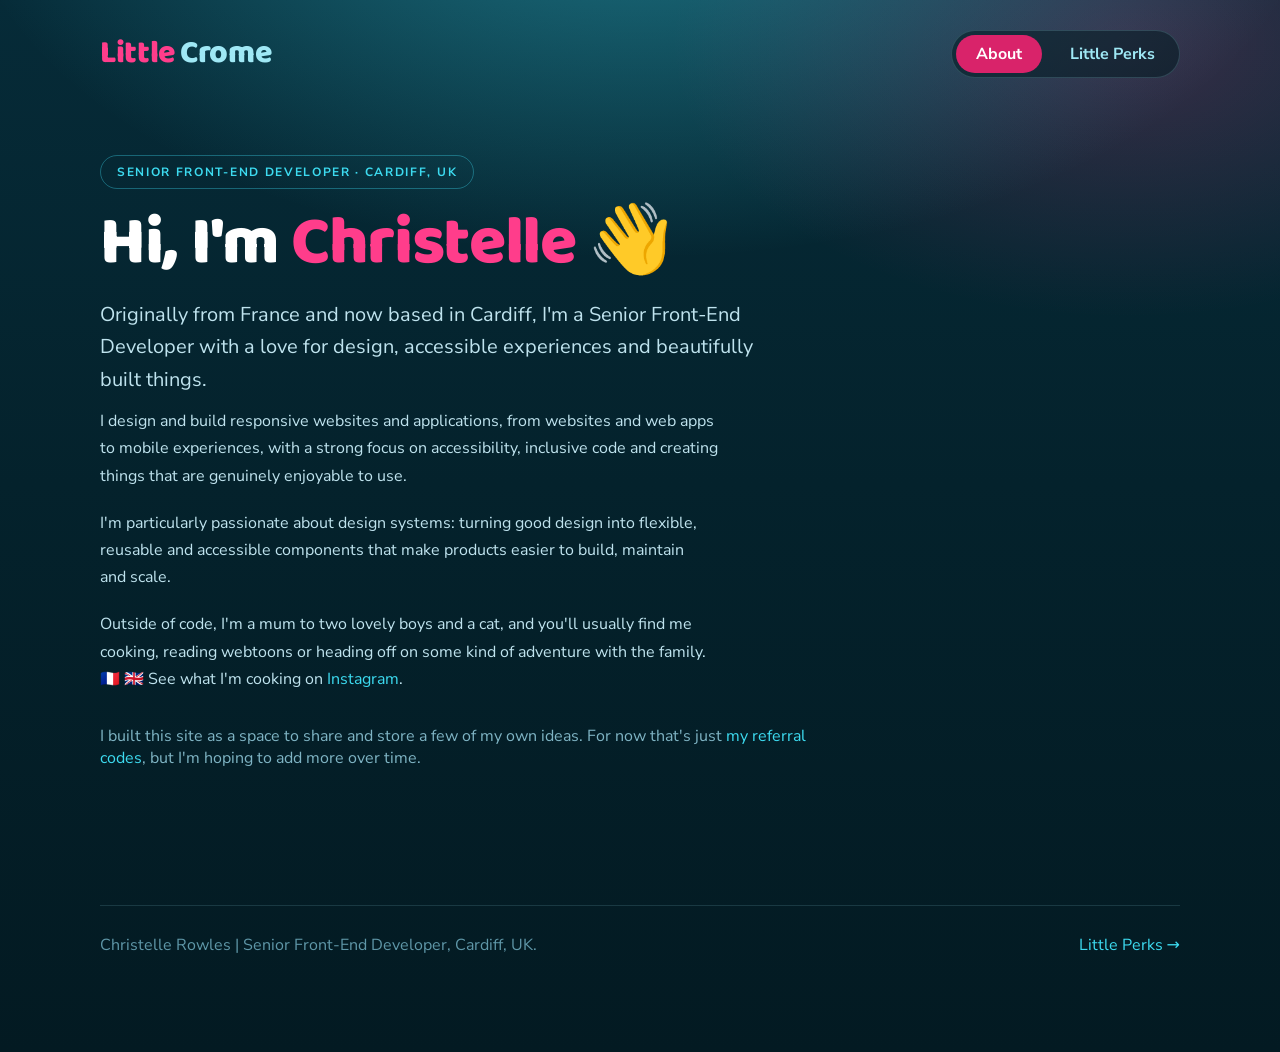
<file: index.html>
<!DOCTYPE html>
<html lang="en">
<head>
<meta charset="utf-8">
<meta name="viewport" content="width=device-width, initial-scale=1">
<meta name="theme-color" content="#04222c">
<title>Christelle Rowles — Senior Front-End Developer, Cardiff</title>
<meta name="description" content="Christelle Rowles is a Senior Front-End Developer based in Cardiff, UK, originally from France. Focused on accessibility, design systems and building well-crafted, enjoyable web experiences.">
<meta name="robots" content="index,follow,max-snippet:-1">
<meta property="og:type" content="website">
<meta property="og:title" content="Christelle Rowles — Senior Front-End Developer, Cardiff">
<meta property="og:description" content="Senior Front-End Developer based in Cardiff, UK. I build accessible, well-crafted websites, apps and design systems.">
<meta name="twitter:card" content="summary_large_image">
<link rel="canonical" href="https://littlecrome.github.io/">
<link rel="preconnect" href="https://fonts.googleapis.com">
<link rel="preconnect" href="https://fonts.gstatic.com" crossorigin>
<link href="https://fonts.googleapis.com/css2?family=Baloo+2:wght@600;700;800&family=Nunito+Sans:ital,opsz,wght@0,6..12,400;0,6..12,600;0,6..12,700;1,6..12,400&display=swap" rel="stylesheet">
<link rel="stylesheet" href="./styles.css">
<script type="application/ld+json">
{"@context":"https://schema.org","@graph":[
{"@type":"WebSite","@id":"https://littlecrome.github.io/#website","name":"Christelle Rowles","url":"https://littlecrome.github.io/"},
{"@type":"Person","@id":"https://littlecrome.github.io/#person","name":"Christelle Rowles","jobTitle":"Senior Front-End Developer","address":{"@type":"PostalAddress","addressLocality":"Cardiff","addressCountry":"GB"},"description":"Senior Front-End Developer based in Cardiff, UK, originally from France. Focused on accessibility, design systems and building well-crafted, enjoyable web experiences."},
{"@type":"WebPage","@id":"https://littlecrome.github.io/#webpage","url":"https://littlecrome.github.io/","name":"Christelle Rowles — Senior Front-End Developer, Cardiff","isPartOf":{"@id":"https://littlecrome.github.io/#website"},"about":{"@id":"https://littlecrome.github.io/#person"}}
]}
</script>
</head>
<body>
<div class="page">

  <header class="site-header">
    <a href="./" class="logo">
      <span class="logo__part logo__part--pink">Little</span><span class="logo__part logo__part--cyan">Crome</span>
    </a>
    <nav aria-label="Main" class="site-nav">
      <a href="./" class="site-nav__link site-nav__link--active">About</a>
      <a href="./perks.html" class="site-nav__link">Little Perks</a>
    </nav>
  </header>

  <main id="top" class="main">
    <section class="hero">
      <p class="hero__badge">Senior Front-End Developer · Cardiff, UK</p>
      <h1 class="hero__title">
        Hi, I'm <span class="hero__highlight">Christelle</span> 👋
      </h1>
      <p class="hero__lead">
        Originally from France and now based in Cardiff, I'm a Senior Front-End Developer with a love for design, accessible experiences and beautifully built things.
      </p>
      <p class="about__paragraph">I design and build responsive websites and applications, from websites and web apps to mobile experiences, with a strong focus on accessibility, inclusive code and creating things that are genuinely enjoyable to use.</p>
      <p class="about__paragraph">I'm particularly passionate about design systems: turning good design into flexible, reusable and accessible components that make products easier to build, maintain and scale.</p>
      <p class="about__paragraph">Outside of code, I'm a mum to two lovely boys and a cat, and you'll usually find me cooking, reading webtoons or heading off on some kind of adventure with the family. 🇫🇷 🇬🇧 See what I'm cooking on <a href="https://www.instagram.com/foodie_maman/" target="_blank" rel="noopener">Instagram<span class="visually-hidden"> (opens in a new tab)</span></a>.</p>
      <p class="about__note">I built this site as a space to share and store a few of my own ideas. For now that's just <a href="./perks.html">my referral codes</a>, but I'm hoping to add more over time.</p>
    </section>
  </main>

  <footer class="site-footer">
    <p class="site-footer__text">Christelle Rowles | Senior Front-End Developer, Cardiff, UK.</p>
    <p class="site-footer__text"><a href="./perks.html">Little Perks <span aria-hidden="true">→</span></a></p>
  </footer>
</div>
</body>
</html>
</file>
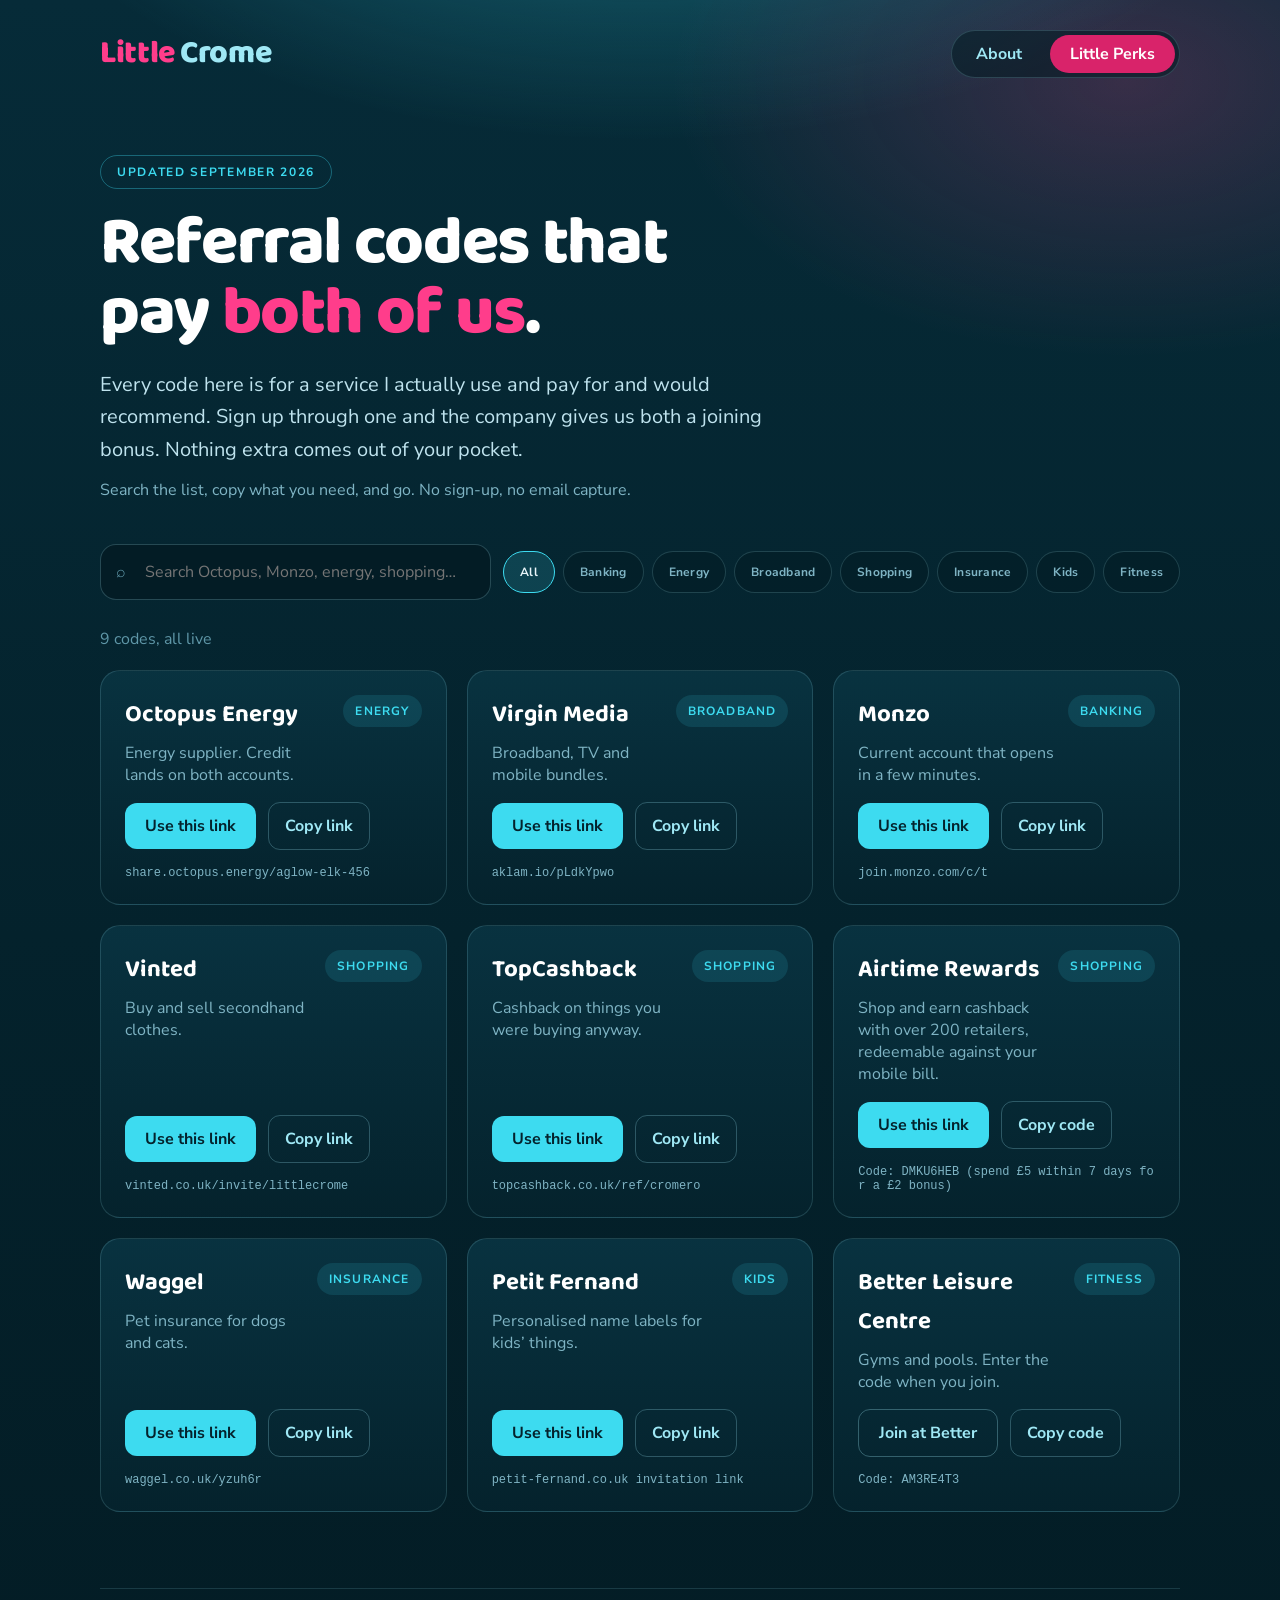
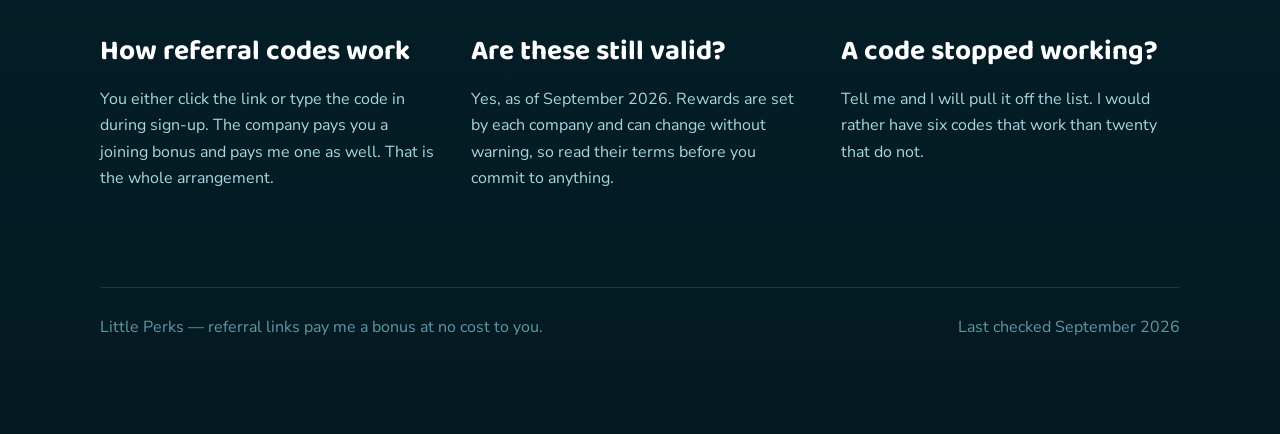
<file: perks.html>
<!DOCTYPE html>
<html lang="en">
<head>
<meta charset="utf-8">
<meta name="viewport" content="width=device-width, initial-scale=1">
<meta name="theme-color" content="#04222c">
<title>Little Perks — referral codes and invite links that pay you</title>
<meta name="description" content="A short, honest list of referral codes and invite links I actually use: Octopus Energy, Monzo, Vinted, TopCashback, Waggel, Petit Fernand and Better Leisure. Search the list, grab a code, we both get a bonus.">
<meta name="robots" content="index,follow,max-snippet:-1">
<meta property="og:type" content="website">
<meta property="og:title" content="Little Perks — referral codes and invite links that pay you">
<meta property="og:description" content="A short, honest list of referral codes and invite links I actually use. Search, copy, claim.">
<meta name="twitter:card" content="summary_large_image">
<link rel="canonical" href="https://littlecrome.github.io/perks.html">
<link rel="preconnect" href="https://fonts.googleapis.com">
<link rel="preconnect" href="https://fonts.gstatic.com" crossorigin>
<link href="https://fonts.googleapis.com/css2?family=Baloo+2:wght@600;700;800&family=Nunito+Sans:ital,opsz,wght@0,6..12,400;0,6..12,600;0,6..12,700;1,6..12,400&display=swap" rel="stylesheet">
<link rel="stylesheet" href="./styles.css">
<script type="application/ld+json">
{"@context":"https://schema.org","@graph":[
{"@type":"WebSite","@id":"https://littlecrome.github.io/#website","name":"Christelle Rowles","url":"https://littlecrome.github.io/"},
{"@type":"WebPage","@id":"https://littlecrome.github.io/perks.html#webpage","url":"https://littlecrome.github.io/perks.html","name":"Little Perks — referral codes and invite links that pay you","isPartOf":{"@id":"https://littlecrome.github.io/#website"},"about":{"@type":"Thing","name":"Referral codes"}},
{"@type":"ItemList","name":"Referral codes and invite links","itemListOrder":"https://schema.org/ItemListUnordered","numberOfItems":9,"itemListElement":[
{"@type":"ListItem","position":1,"name":"Octopus Energy referral link","url":"https://share.octopus.energy/aglow-elk-456"},
{"@type":"ListItem","position":2,"name":"Virgin Media referral link","url":"https://aklam.io/pLdkYpwo"},
{"@type":"ListItem","position":3,"name":"Monzo referral link","url":"https://join.monzo.com/c/t"},
{"@type":"ListItem","position":4,"name":"Vinted invite link","url":"https://www.vinted.co.uk/invite/littlecrome/aNMsFDhDp1Gbv1algi9eile7p7b7mt5l1"},
{"@type":"ListItem","position":5,"name":"TopCashback referral link","url":"https://www.topcashback.co.uk/ref/cromero"},
{"@type":"ListItem","position":6,"name":"Airtime Rewards referral code DMKU6HEB","url":"https://airtimerewards.app.link/iHlkZcSR85b"},
{"@type":"ListItem","position":7,"name":"Waggel referral link","url":"https://www.waggel.co.uk/yzuh6r"},
{"@type":"ListItem","position":8,"name":"Petit Fernand invitation link","url":"https://www.petit-fernand.co.uk/invitation_static_uk.html?referralcode=Y2hyaXNyb21lcm9fODNAaG90bWFpbC5jb218NA"},
{"@type":"ListItem","position":9,"name":"Better Leisure Centre referral code AM3RE4T3"}]},
{"@type":"FAQPage","mainEntity":[
{"@type":"Question","name":"How do referral codes work?","acceptedAnswer":{"@type":"Answer","text":"You sign up through the link or enter the code during sign-up. The company gives you a joining bonus and gives me one too. It costs you nothing extra."}},
{"@type":"Question","name":"Are these codes still valid?","acceptedAnswer":{"@type":"Answer","text":"Every code on this page is one I use myself and check regularly. Rewards are set by each company and can change without notice, so check their terms before you sign up."}},
{"@type":"Question","name":"Do I get anything for using these codes?","acceptedAnswer":{"@type":"Answer","text":"Yes. Referral schemes are two-sided, so you get the joining bonus as well."}}]}]}
</script>
</head>
<body>
<div class="page">

  <header class="site-header">
    <a href="./" class="logo">
      <span class="logo__part logo__part--pink">Little</span><span class="logo__part logo__part--cyan">Crome</span>
    </a>
    <nav aria-label="Main" class="site-nav">
      <a href="./" class="site-nav__link">About</a>
      <a href="./perks.html" class="site-nav__link site-nav__link--active">Little Perks</a>
    </nav>
  </header>

  <main id="top" class="main">

    <section class="hero">
      <p class="hero__badge">Updated September 2026</p>
      <h1 class="hero__title">
        Referral codes that pay <span class="hero__highlight">both of us</span>.
      </h1>
      <p class="hero__lead">
        Every code here is for a service I actually use and pay for and would recommend. Sign up through one and the company gives us both a joining bonus. Nothing extra comes out of your pocket.
      </p>
      <p class="hero__sub">Search the list, copy what you need, and go. No sign-up, no email capture.</p>
    </section>

    <section aria-label="Search referral codes" class="search">
      <label class="search__field">
        <span class="search__icon" aria-hidden="true">⌕</span>
        <input type="search" id="search-input" placeholder="Search Octopus, Monzo, energy, shopping…" aria-label="Search referral codes" class="search__input">
      </label>
      <div class="chip-list" id="chip-list">
        <button type="button" class="chip chip--active" data-tag="All">All</button>
        <button type="button" class="chip" data-tag="Banking">Banking</button>
        <button type="button" class="chip" data-tag="Energy">Energy</button>
        <button type="button" class="chip" data-tag="Broadband">Broadband</button>
        <button type="button" class="chip" data-tag="Shopping">Shopping</button>
        <button type="button" class="chip" data-tag="Insurance">Insurance</button>
        <button type="button" class="chip" data-tag="Kids">Kids</button>
        <button type="button" class="chip" data-tag="Fitness">Fitness</button>
      </div>
    </section>

    <p aria-live="polite" class="perks__count" id="perks-count">9 codes, all live</p>

    <ul class="perks__grid" id="perks-grid">
      <li class="perk-card" data-tag="Energy" data-search="octopus energy octopus energy energy supplier. credit lands on both accounts. energy electricity gas octopus bills">
        <div class="perk-card__head">
          <div>
            <h2 class="perk-card__name">Octopus Energy</h2>
            <p class="perk-card__blurb">Energy supplier. Credit lands on both accounts.</p>
          </div>
          <span class="perk-card__tag">Energy</span>
        </div>
        <div class="perk-card__actions">
          <a href="https://share.octopus.energy/aglow-elk-456" target="_blank" rel="nofollow sponsored noopener" class="cta-link">Use this link<span class="visually-hidden"> (opens in a new tab)</span></a>
          <button type="button" class="copy-btn" data-copy="https://share.octopus.energy/aglow-elk-456">Copy link</button>
        </div>
        <code class="perk-card__code">share.octopus.energy/aglow-elk-456</code>
      </li>
      <li class="perk-card" data-tag="Broadband" data-search="virgin media broadband broadband, tv and mobile bundles. broadband internet wifi tv mobile telecoms home virgin">
        <div class="perk-card__head">
          <div>
            <h2 class="perk-card__name">Virgin Media</h2>
            <p class="perk-card__blurb">Broadband, TV and mobile bundles.</p>
          </div>
          <span class="perk-card__tag">Broadband</span>
        </div>
        <div class="perk-card__actions">
          <a href="https://aklam.io/pLdkYpwo" target="_blank" rel="nofollow sponsored noopener" class="cta-link">Use this link<span class="visually-hidden"> (opens in a new tab)</span></a>
          <button type="button" class="copy-btn" data-copy="https://aklam.io/pLdkYpwo">Copy link</button>
        </div>
        <code class="perk-card__code">aklam.io/pLdkYpwo</code>
      </li>
      <li class="perk-card" data-tag="Banking" data-search="monzo banking current account that opens in a few minutes. bank banking current account monzo money">
        <div class="perk-card__head">
          <div>
            <h2 class="perk-card__name">Monzo</h2>
            <p class="perk-card__blurb">Current account that opens in a few minutes.</p>
          </div>
          <span class="perk-card__tag">Banking</span>
        </div>
        <div class="perk-card__actions">
          <a href="https://join.monzo.com/c/t" target="_blank" rel="nofollow sponsored noopener" class="cta-link">Use this link<span class="visually-hidden"> (opens in a new tab)</span></a>
          <button type="button" class="copy-btn" data-copy="https://join.monzo.com/c/t">Copy link</button>
        </div>
        <code class="perk-card__code">join.monzo.com/c/t</code>
      </li>
      <li class="perk-card" data-tag="Shopping" data-search="vinted shopping buy and sell secondhand clothes. clothes fashion secondhand resale vinted shopping">
        <div class="perk-card__head">
          <div>
            <h2 class="perk-card__name">Vinted</h2>
            <p class="perk-card__blurb">Buy and sell secondhand clothes.</p>
          </div>
          <span class="perk-card__tag">Shopping</span>
        </div>
        <div class="perk-card__actions">
          <a href="https://www.vinted.co.uk/invite/littlecrome/aNMsFDhDp1Gbv1algi9eile7p7b7mt5l1" target="_blank" rel="nofollow sponsored noopener" class="cta-link">Use this link<span class="visually-hidden"> (opens in a new tab)</span></a>
          <button type="button" class="copy-btn" data-copy="https://www.vinted.co.uk/invite/littlecrome/aNMsFDhDp1Gbv1algi9eile7p7b7mt5l1">Copy link</button>
        </div>
        <code class="perk-card__code">vinted.co.uk/invite/littlecrome</code>
      </li>
      <li class="perk-card" data-tag="Shopping" data-search="topcashback shopping cashback on things you were buying anyway. cashback shopping savings topcashback deals">
        <div class="perk-card__head">
          <div>
            <h2 class="perk-card__name">TopCashback</h2>
            <p class="perk-card__blurb">Cashback on things you were buying anyway.</p>
          </div>
          <span class="perk-card__tag">Shopping</span>
        </div>
        <div class="perk-card__actions">
          <a href="https://www.topcashback.co.uk/ref/cromero" target="_blank" rel="nofollow sponsored noopener" class="cta-link">Use this link<span class="visually-hidden"> (opens in a new tab)</span></a>
          <button type="button" class="copy-btn" data-copy="https://www.topcashback.co.uk/ref/cromero">Copy link</button>
        </div>
        <code class="perk-card__code">topcashback.co.uk/ref/cromero</code>
      </li>
      <li class="perk-card" data-tag="Shopping" data-search="airtime rewards shopping shop and earn cashback with over 200 retailers, redeemable against your mobile bill. cashback rewards mobile bill retailers download">
        <div class="perk-card__head">
          <div>
            <h2 class="perk-card__name">Airtime Rewards</h2>
            <p class="perk-card__blurb">Shop and earn cashback with over 200 retailers, redeemable against your mobile bill.</p>
          </div>
          <span class="perk-card__tag">Shopping</span>
        </div>
        <div class="perk-card__actions">
          <a href="https://airtimerewards.app.link/iHlkZcSR85b" target="_blank" rel="nofollow sponsored noopener" class="cta-link">Use this link<span class="visually-hidden"> (opens in a new tab)</span></a>
          <button type="button" class="copy-btn" data-copy="DMKU6HEB">Copy code</button>
        </div>
        <code class="perk-card__code">Code: DMKU6HEB (spend £5 within 7 days for a £2 bonus)</code>
      </li>
      <li class="perk-card" data-tag="Insurance" data-search="waggel insurance pet insurance for dogs and cats. pet insurance dog cat waggel">
        <div class="perk-card__head">
          <div>
            <h2 class="perk-card__name">Waggel</h2>
            <p class="perk-card__blurb">Pet insurance for dogs and cats.</p>
          </div>
          <span class="perk-card__tag">Insurance</span>
        </div>
        <div class="perk-card__actions">
          <a href="https://www.waggel.co.uk/yzuh6r" target="_blank" rel="nofollow sponsored noopener" class="cta-link">Use this link<span class="visually-hidden"> (opens in a new tab)</span></a>
          <button type="button" class="copy-btn" data-copy="https://www.waggel.co.uk/yzuh6r">Copy link</button>
        </div>
        <code class="perk-card__code">waggel.co.uk/yzuh6r</code>
      </li>
      <li class="perk-card" data-tag="Kids" data-search="petit fernand kids personalised name labels for kids' things. kids children labels name stickers school petit fernand">
        <div class="perk-card__head">
          <div>
            <h2 class="perk-card__name">Petit Fernand</h2>
            <p class="perk-card__blurb">Personalised name labels for kids’ things.</p>
          </div>
          <span class="perk-card__tag">Kids</span>
        </div>
        <div class="perk-card__actions">
          <a href="https://www.petit-fernand.co.uk/invitation_static_uk.html?referralcode=Y2hyaXNyb21lcm9fODNAaG90bWFpbC5jb218NA" target="_blank" rel="nofollow sponsored noopener" class="cta-link">Use this link<span class="visually-hidden"> (opens in a new tab)</span></a>
          <button type="button" class="copy-btn" data-copy="https://www.petit-fernand.co.uk/invitation_static_uk.html?referralcode=Y2hyaXNyb21lcm9fODNAaG90bWFpbC5jb218NA">Copy link</button>
        </div>
        <code class="perk-card__code">petit-fernand.co.uk invitation link</code>
      </li>
      <li class="perk-card" data-tag="Fitness" data-search="better leisure centre fitness gyms and pools. enter the code when you join. gym swim pool fitness leisure better membership">
        <div class="perk-card__head">
          <div>
            <h2 class="perk-card__name">Better Leisure Centre</h2>
            <p class="perk-card__blurb">Gyms and pools. Enter the code when you join.</p>
          </div>
          <span class="perk-card__tag">Fitness</span>
        </div>
        <div class="perk-card__actions">
          <a href="https://www.better.org.uk/" target="_blank" rel="nofollow sponsored noopener" class="cta-link cta-link--fallback">Join at Better<span class="visually-hidden"> (opens in a new tab)</span></a>
          <button type="button" class="copy-btn" data-copy="AM3RE4T3">Copy code</button>
        </div>
        <code class="perk-card__code">Code: AM3RE4T3</code>
      </li>
    </ul>

    <section class="info">
      <div>
        <h2 class="info__title">How referral codes work</h2>
        <p class="info__text">You either click the link or type the code in during sign-up. The company pays you a joining bonus and pays me one as well. That is the whole arrangement.</p>
      </div>
      <div>
        <h2 class="info__title">Are these still valid?</h2>
        <p class="info__text">Yes, as of September 2026. Rewards are set by each company and can change without warning, so read their terms before you commit to anything.</p>
      </div>
      <div>
        <h2 class="info__title">A code stopped working?</h2>
        <p class="info__text">Tell me and I will pull it off the list. I would rather have six codes that work than twenty that do not.</p>
      </div>
    </section>
  </main>

  <footer class="site-footer">
    <p class="site-footer__text">Little Perks — referral links pay me a bonus at no cost to you.</p>
    <p class="site-footer__text">Last checked September 2026</p>
  </footer>
</div>

<script>
(function () {
  var searchInput = document.getElementById('search-input');
  var chips = Array.prototype.slice.call(document.querySelectorAll('.chip'));
  var cards = Array.prototype.slice.call(document.querySelectorAll('.perk-card'));
  var countLabel = document.getElementById('perks-count');
  var total = cards.length;
  var activeTag = 'All';

  function updateCount(visible) {
    countLabel.textContent = visible === total
      ? total + ' codes, all live'
      : visible + (visible === 1 ? ' code' : ' codes') + ' matching';
  }

  function applyFilters() {
    var query = searchInput.value.trim().toLowerCase();
    var visible = 0;
    cards.forEach(function (card) {
      var matchesTag = activeTag === 'All' || card.dataset.tag === activeTag;
      var matchesQuery = !query || card.dataset.search.indexOf(query) !== -1;
      var show = matchesTag && matchesQuery;
      card.hidden = !show;
      if (show) visible++;
    });
    updateCount(visible);
  }

  searchInput.addEventListener('input', applyFilters);

  chips.forEach(function (chip) {
    chip.addEventListener('click', function () {
      chips.forEach(function (c) { c.classList.remove('chip--active'); });
      chip.classList.add('chip--active');
      activeTag = chip.dataset.tag;
      applyFilters();
    });
  });

  document.querySelectorAll('.copy-btn').forEach(function (btn) {
    var defaultLabel = btn.textContent;
    var timer;
    btn.addEventListener('click', function () {
      var value = btn.dataset.copy;
      var done = function () {
        btn.textContent = 'Copied';
        btn.classList.add('copy-btn--copied');
        clearTimeout(timer);
        timer = setTimeout(function () {
          btn.textContent = defaultLabel;
          btn.classList.remove('copy-btn--copied');
        }, 1600);
      };
      if (navigator.clipboard && navigator.clipboard.writeText) {
        navigator.clipboard.writeText(value).then(done, done);
      } else {
        done();
      }
    });
  });
})();
</script>
</body>
</html>
</file>
<file: styles.css>
:root {
  --bg-900: #031a22;
  --bg-800: #04222c;
  --bg-700: #062b38;
  --surface-1: rgba(3, 26, 34, 0.72);
  --surface-2: rgba(9, 52, 66, 0.92);
  --surface-3: rgba(5, 35, 45, 0.92);
  --border: rgba(159, 232, 245, 0.18);
  --border-strong: rgba(61, 219, 240, 0.35);
  --text: #eaf6fa;
  --text-muted: #bfe3ee;
  --text-soft: #7fb4c4;
  --text-faint: #5f97a8;
  --brand: #3ddbf0;
  --brand-soft: #9fe8f5;
  --accent: #ff3d8b;
  --accent-strong: #d9236a;
  --focus: #7ae9ff;
  --shadow-soft: 0 0 0 4px rgba(61, 219, 240, 0.15);
  --radius-pill: 999px;
  --radius-md: 16px;
  --radius-lg: 20px;
}

* { box-sizing: border-box; }
html { -webkit-text-size-adjust: 100%; }
body {
  margin: 0;
  background: var(--bg-800);
  color: var(--text);
  font-family: 'Nunito Sans', system-ui, sans-serif;
}
a {
  color: var(--brand);
  text-decoration: none;
}
a:hover { color: var(--accent); }
button, input { font-family: inherit; }
button:focus-visible,
input:focus-visible,
a:focus-visible {
  outline: 3px solid var(--focus);
  outline-offset: 2px;
  box-shadow: var(--shadow-soft);
}
::selection { background: var(--accent); color: #fff; }
.visually-hidden {
  position: absolute;
  width: 1px;
  height: 1px;
  padding: 0;
  margin: -1px;
  overflow: hidden;
  clip: rect(0, 0, 0, 0);
  white-space: nowrap;
  border: 0;
}
@media (prefers-reduced-motion: reduce) {
  *, *::before, *::after {
    animation-duration: 0.01ms !important;
    animation-iteration-count: 1 !important;
    transition-duration: 0.01ms !important;
    scroll-behavior: auto !important;
  }
}
@keyframes lpglow {
  0%, 100% { opacity: .55; }
  50% { opacity: .9; }
}

/* Layout */
.page {
  min-height: 100vh;
  background:
    radial-gradient(1100px 620px at 50% -12%, rgba(61, 219, 240, .42), rgba(61, 219, 240, 0) 62%),
    radial-gradient(760px 460px at 88% 4%, rgba(255, 61, 139, .20), rgba(255, 61, 139, 0) 60%),
    linear-gradient(var(--bg-700) 0%, var(--bg-800) 46%, var(--bg-900) 100%);
  color: var(--text);
  font-family: 'Nunito Sans', system-ui, sans-serif;
  padding: 0 24px 96px;
}
.main { max-width: 1080px; margin: 0 auto; }

/* Header */
.site-header {
  max-width: 1080px;
  margin: 0 auto;
  display: flex;
  flex-wrap: wrap;
  gap: 20px;
  align-items: center;
  justify-content: space-between;
  padding: 28px 0 0;
}

.logo {
  display: flex;
  align-items: baseline;
  gap: 4px;
  font-family: 'Baloo 2', cursive;
  font-weight: 800;
  font-size: 32px;
  letter-spacing: -.01em;
  color: #fff;
}
.logo__part--pink { color: var(--accent); }
.logo__part--cyan { color: var(--brand-soft); }

.site-nav {
  display: flex;
  gap: 8px;
  align-items: center;
  background: rgba(3, 26, 34, .55);
  border: 1px solid var(--border);
  border-radius: var(--radius-pill);
  padding: 4px;
}
.site-nav__link {
  padding: 8px 20px;
  border: 0;
  border-radius: var(--radius-pill);
  cursor: pointer;
  font-family: 'Nunito Sans', system-ui, sans-serif;
  font-size: 16px;
  font-weight: 700;
  background: transparent;
  color: var(--brand-soft);
}
.site-nav__link--active { background: var(--accent-strong); color: #fff; }
.site-nav__link--active:hover { color: #fff; }

/* Hero */
.hero { padding: 76px 0 40px; max-width: 720px; }
.hero__badge {
  margin: 0 0 20px;
  display: inline-block;
  font-size: 12px;
  font-weight: 700;
  letter-spacing: .14em;
  text-transform: uppercase;
  color: var(--brand);
  border: 1px solid var(--border-strong);
  border-radius: var(--radius-pill);
  padding: 8px 16px;
}
.hero__title {
  margin: 0 0 20px;
  font-family: 'Baloo 2', cursive;
  font-weight: 800;
  font-size: clamp(40px, 6.2vw, 68px);
  line-height: 1.03;
  letter-spacing: -.02em;
  color: #fff;
  text-wrap: balance;
}
.hero__highlight { color: var(--accent); }
.hero__lead {
  margin: 0 0 12px;
  font-size: 20px;
  line-height: 1.62;
  color: var(--text-muted);
  max-width: 56ch;
  text-wrap: pretty;
}
.hero__sub {
  margin: 0;
  font-size: 16px;
  line-height: 1.6;
  color: var(--text-soft);
}

/* About */
.about__paragraph {
  margin: 0 0 20px;
  font-size: 16px;
  line-height: 1.7;
  color: var(--text-muted);
  max-width: 62ch;
  text-wrap: pretty;
}
.about__paragraph:last-child { margin-bottom: 0; }
.about__note { margin: 32px 0 0; font-size: 16px; color: var(--text-soft); }

/* Search */
.search {
  display: flex;
  flex-wrap: wrap;
  gap: 12px;
  align-items: center;
  margin-bottom: 28px;
}
.search__field {
  position: relative;
  flex: 1 1 320px;
  display: block;
}
.search__icon {
  position: absolute;
  left: 16px;
  top: 50%;
  transform: translateY(-50%);
  color: var(--text-faint);
  font-size: 16px;
}
.search__input {
  width: 100%;
  padding: 16px 20px 16px 44px;
  font-size: 16px;
  color: var(--text);
  background: var(--surface-1);
  border: 1px solid rgba(159, 232, 245, .22);
  border-radius: var(--radius-md);
  outline: none;
}
.search__input:focus {
  border-color: var(--brand);
  box-shadow: var(--shadow-soft);
}

.chip-list { display: flex; flex-wrap: wrap; gap: 8px; }
.chip {
  padding: 12px 16px;
  border-radius: var(--radius-pill);
  cursor: pointer;
  font-family: 'Nunito Sans', system-ui, sans-serif;
  font-size: 12px;
  font-weight: 700;
  letter-spacing: .02em;
  background: rgba(3, 26, 34, .5);
  border: 1px solid var(--border);
  color: var(--text-soft);
}
.chip--active {
  background: rgba(61, 219, 240, .16);
  border: 1px solid var(--brand);
  color: var(--text);
}

/* Perks */
.perks__count { margin: 0 0 20px; font-size: 16px; color: var(--text-faint); }
.perks__grid {
  list-style: none;
  margin: 0;
  padding: 0;
  display: grid;
  grid-template-columns: repeat(auto-fill, minmax(310px, 1fr));
  gap: 20px;
}

.perk-card[hidden] { display: none; }
.perk-card {
  display: flex;
  flex-direction: column;
  gap: 16px;
  padding: 24px;
  background: linear-gradient(var(--surface-2), var(--surface-3));
  border: 1px solid rgba(159, 232, 245, .16);
  border-radius: var(--radius-lg);
  transition: border-color .2s ease, transform .2s ease;
}
.perk-card:hover {
  border-color: rgba(61, 219, 240, .5);
  transform: translateY(-3px);
}
.perk-card__head {
  display: flex;
  align-items: flex-start;
  justify-content: space-between;
  gap: 12px;
}
.perk-card__name {
  margin: 0 0 8px;
  font-family: 'Baloo 2', cursive;
  font-weight: 700;
  font-size: 24px;
  color: #fff;
}
.perk-card__blurb { margin: 0; font-size: 16px; color: var(--text-soft); }
.perk-card__tag {
  flex: none;
  font-size: 12px;
  font-weight: 700;
  letter-spacing: .1em;
  text-transform: uppercase;
  color: var(--brand);
  background: rgba(61, 219, 240, .12);
  border-radius: var(--radius-pill);
  padding: 8px 12px;
}
.perk-card__actions { margin-top: auto; display: flex; gap: 12px; align-items: center; }
.perk-card__code {
  font-size: 12px;
  color: var(--text-soft);
  word-break: break-all;
  font-family: ui-monospace, SFMono-Regular, Menlo, monospace;
}

.cta-link {
  display: inline-flex;
  align-items: center;
  padding: 12px 20px;
  border-radius: 12px;
  font-size: 16px;
  font-weight: 700;
  background: var(--brand);
  color: var(--bg-800);
}
.cta-link--fallback {
  background: transparent;
  border: 1px solid rgba(159, 232, 245, .3);
  color: var(--brand-soft);
}
.cta-link:hover { color: var(--bg-800); }
.cta-link--fallback:hover { color: var(--brand-soft); }

.copy-btn {
  padding: 12px 16px;
  border-radius: 12px;
  cursor: pointer;
  font-family: 'Nunito Sans', system-ui, sans-serif;
  font-size: 16px;
  font-weight: 700;
  border: 1px solid rgba(159, 232, 245, .26);
  background: transparent;
  color: var(--brand-soft);
}
.copy-btn--copied {
  border-color: var(--accent);
  background: rgba(255, 61, 139, .14);
  color: #ffb8d4;
}

/* Info */
.info {
  margin-top: 76px;
  display: grid;
  grid-template-columns: repeat(auto-fit, minmax(280px, 1fr));
  gap: 32px;
  padding-top: 40px;
  border-top: 1px solid rgba(159, 232, 245, .14);
}
.info__title {
  margin: 0 0 12px;
  font-family: 'Baloo 2', cursive;
  font-weight: 700;
  font-size: 28px;
  color: #fff;
}
.info__text {
  margin: 0;
  font-size: 16px;
  line-height: 1.65;
  color: #a9d5e3;
  text-wrap: pretty;
}

/* Footer */
.site-footer {
  max-width: 1080px;
  margin: 96px auto 0;
  padding-top: 28px;
  border-top: 1px solid rgba(159, 232, 245, .14);
  display: flex;
  flex-wrap: wrap;
  gap: 16px;
  justify-content: space-between;
  align-items: center;
}
.site-footer__text { margin: 0; font-size: 16px; color: var(--text-faint); }
</file>
